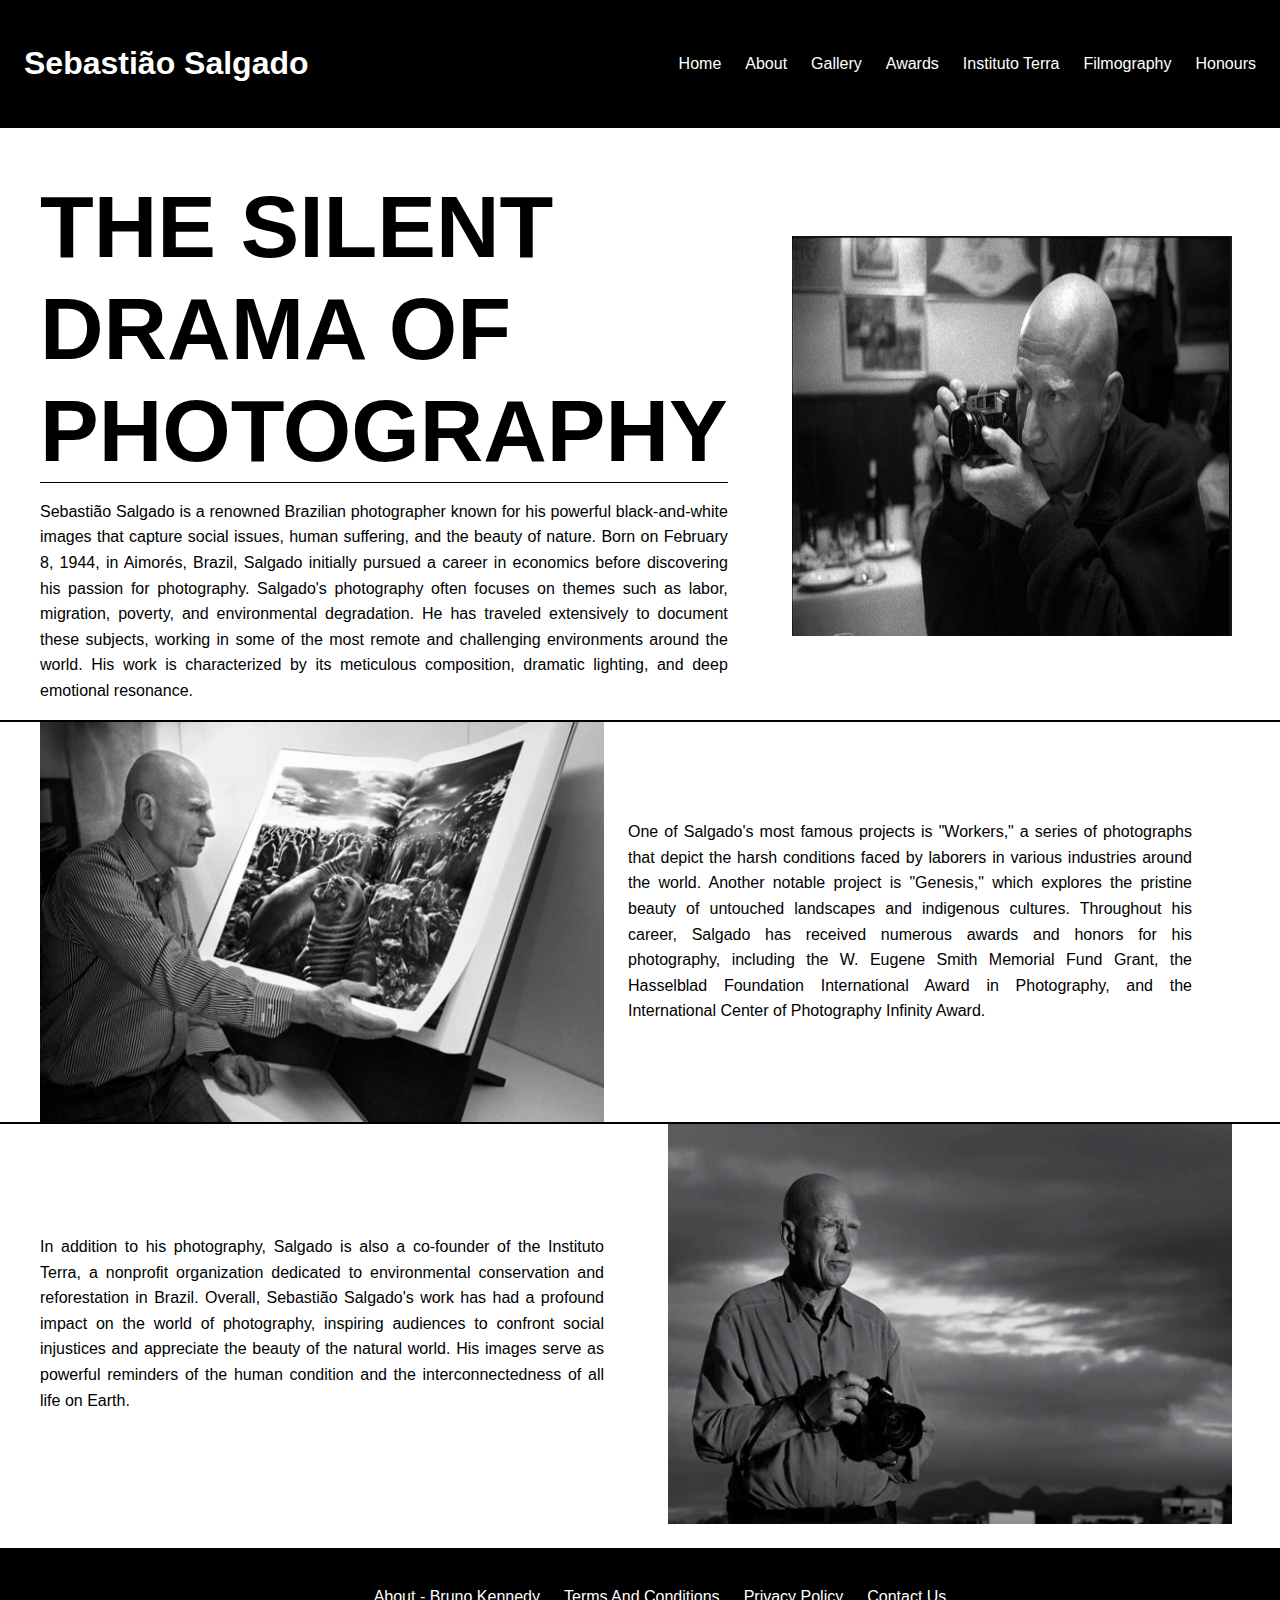
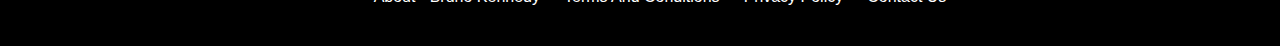
<file: about.html>
<!DOCTYPE html>
<html lang="en">
<head>
    <meta charset="UTF-8">
    <meta name="viewport" content="width=device-width, initial-scale=1.0">
    <link rel="stylesheet" href="style.css">
    <title>Bruno Kennedy Lisboa de Queiroz</title>
</head>
<body>
    <header class="main-header">
        <h1>Sebastião Salgado</h1>
        <nav>
            <ul>
                <li><a href="index.html">Home</a></li>
                <li><a href="about.html">About</a></li>
                <li><a href="photography_gallery.html">Gallery</a></li>
                <li><a href="exhibitions.html">Awards</a></li>
                <li><a href="environment.html">Instituto Terra</a></li>
                <li><a href="filmography.html">Filmography</a></li>
                <li><a href="publications.html">Honours</a></li>

            </ul>
        </nav>

    </header>
<main id="main-about">

<div class="content-main-1">  
<article>
    <h1 id="general-title-terra">THE SILENT DRAMA OF PHOTOGRAPHY</h1>
    <p>Sebastião Salgado is a renowned Brazilian photographer known for his powerful black-and-white images
         that capture social issues, human suffering, and the beauty of nature. Born on February 8, 1944, in Aimorés,
          Brazil, Salgado initially pursued a career in economics before discovering his passion for photography.

        Salgado's photography often focuses on themes such as labor, migration, poverty, and environmental
         degradation. He has traveled extensively to document these subjects, working in some of the most remote and 
         challenging environments around the world. His work is characterized by its meticulous composition, dramatic lighting,
          and deep emotional resonance.</p>
   </article>
    <img id="image-about-1" src="images/sebastiao-1.jpg" alt="sebastiao-1">
 </div>  

 <div id="border"></div>


<div class="content-main-1">  

    <img id="image-about-2" src="images/sebastiao-2.webp" alt="sebastiao-1">
    <article>
   
        <p>
    
            One of Salgado's most famous projects is "Workers," a series of photographs that depict the
             harsh conditions faced by laborers in various industries around the world. Another notable project
              is "Genesis," which explores the pristine beauty of untouched landscapes and indigenous cultures.
            
            Throughout his career, Salgado has received numerous awards and honors for his photography, including
             the W. Eugene Smith Memorial Fund Grant, the Hasselblad Foundation International Award in Photography, and the
              International Center of Photography Infinity Award.</p>
            </article>
        
     </div> 
     <div id="border"></div>
     <div class="content-main-1">  
        <article>
            
            <p> 
                In addition to his photography, Salgado is also a co-founder of the Instituto Terra, a nonprofit
                 organization dedicated to environmental conservation and reforestation in Brazil.
                
                Overall, Sebastião Salgado's work has had a profound impact on the world of photography, inspiring
                 audiences to confront social injustices and appreciate the beauty of the natural world. His images serve
                  as powerful reminders of the human condition and the interconnectedness of all life on Earth.</p>
            </article>
            <img id="image-about-1" src="images/sebastiao-3.jpg" alt="sebastiao-1">
         </div>  

     
</main>


<footer class="main-footer">
    <ul class="ul-footer">
        <li><a href="about-bruno.html">About - Bruno Kennedy</a></li>
        <li><a href="#">Terms And Conditions</a></li>
        <li><a href="#">Privacy Policy</a></li>
        <li><a href="#">Contact Us</a></li>
    </ul>
</footer>
</body>
</html>
</file>
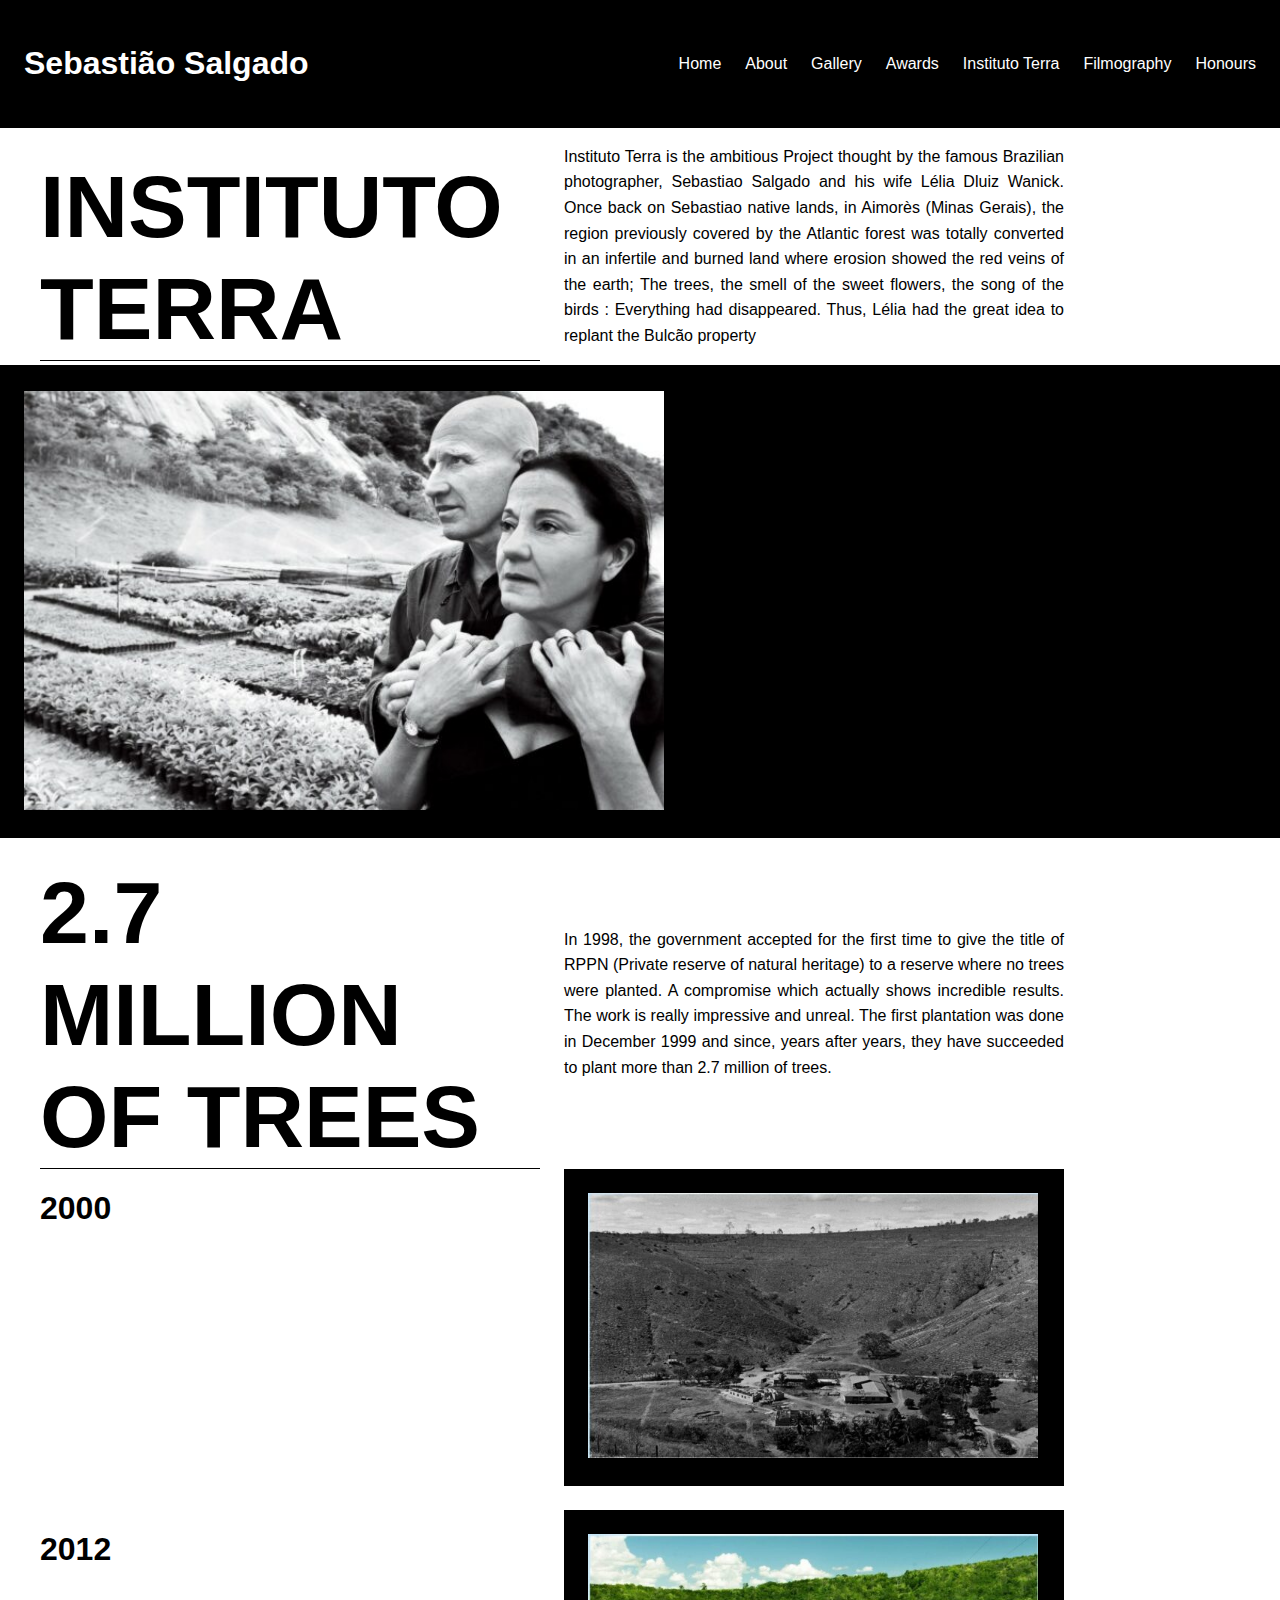
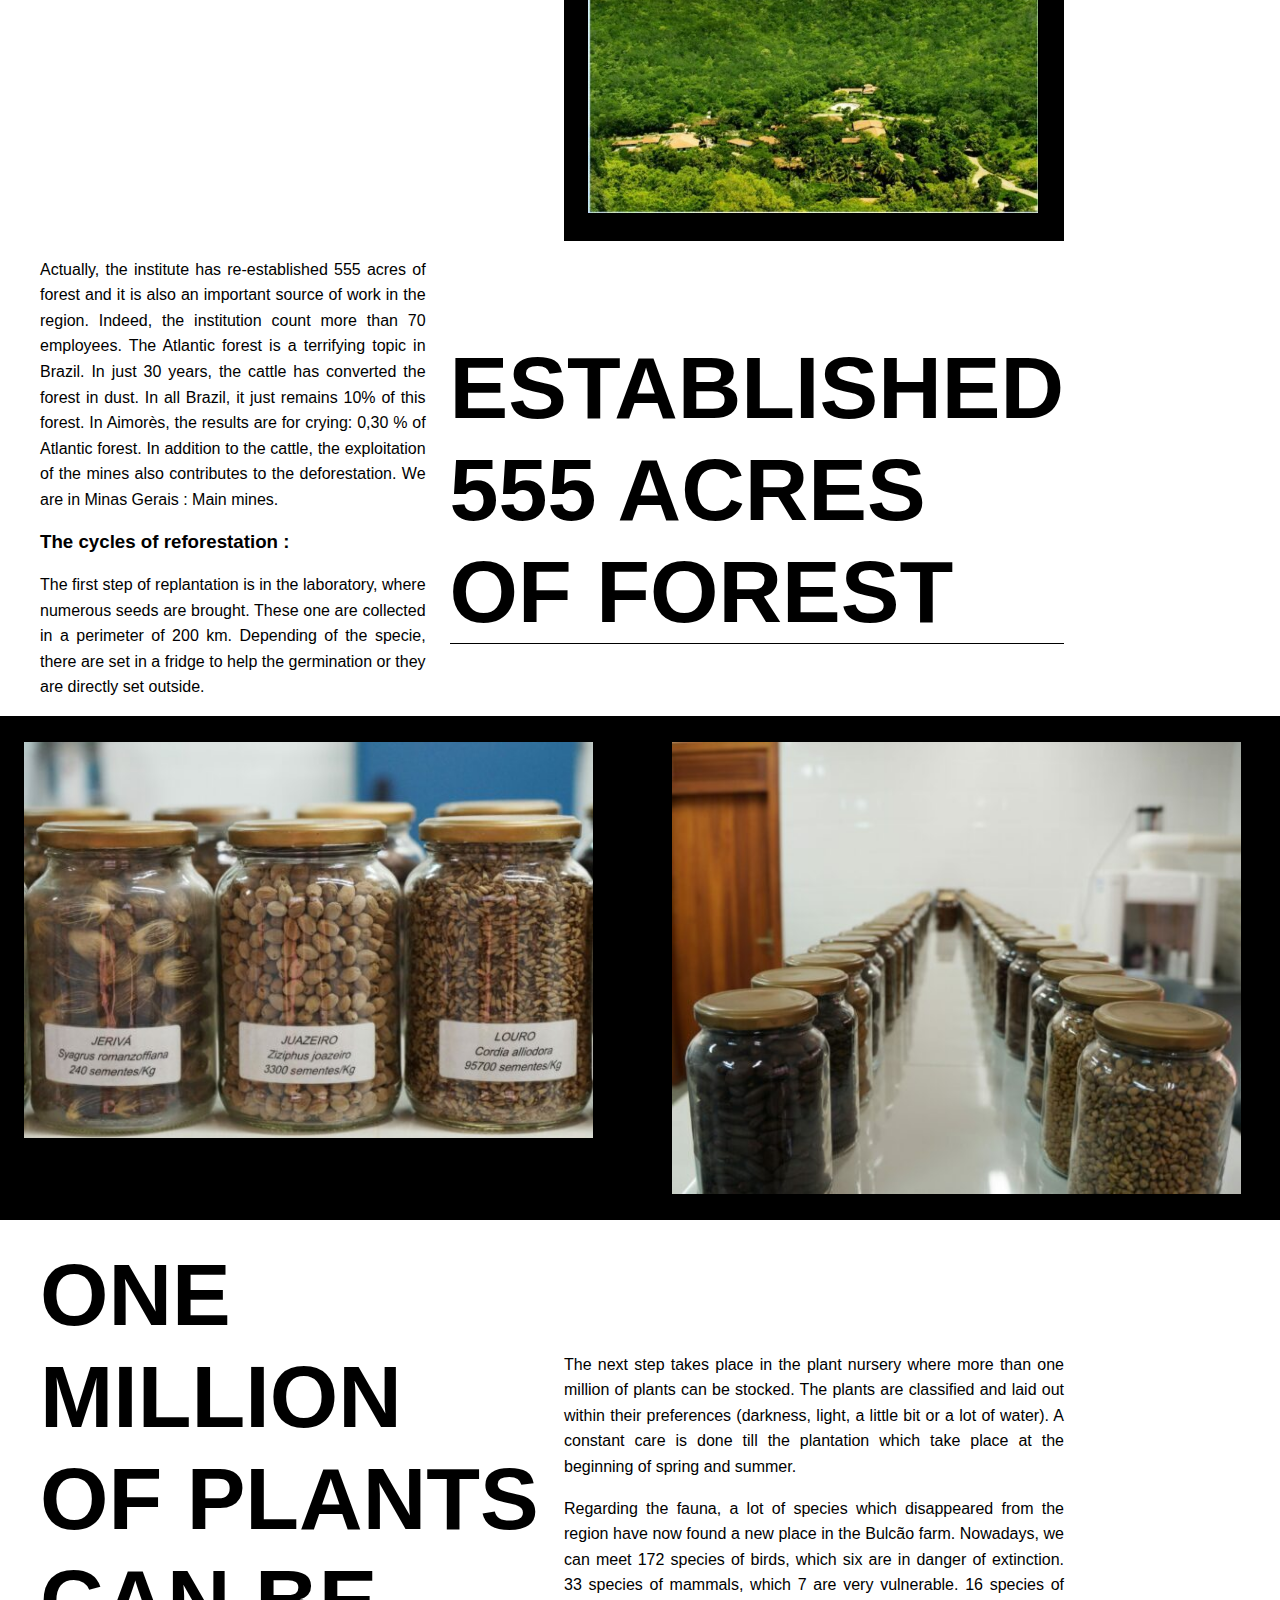
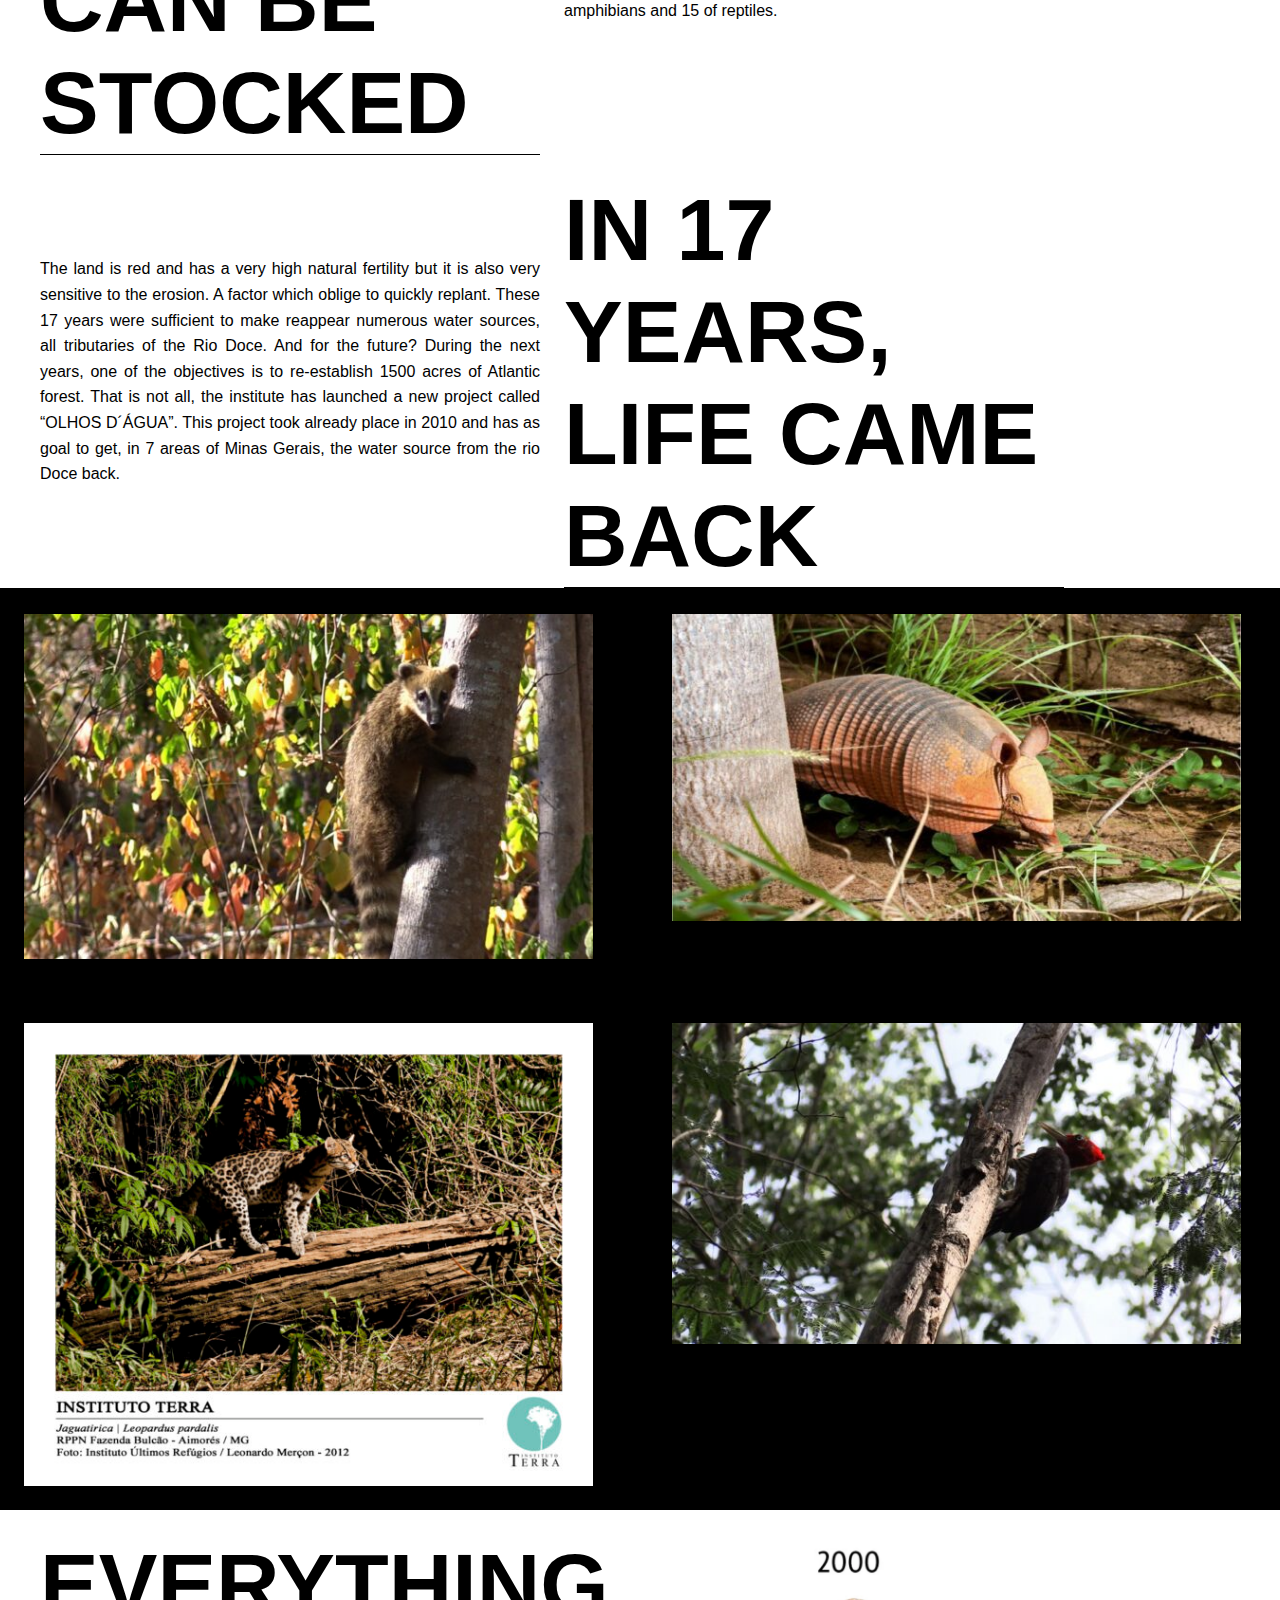
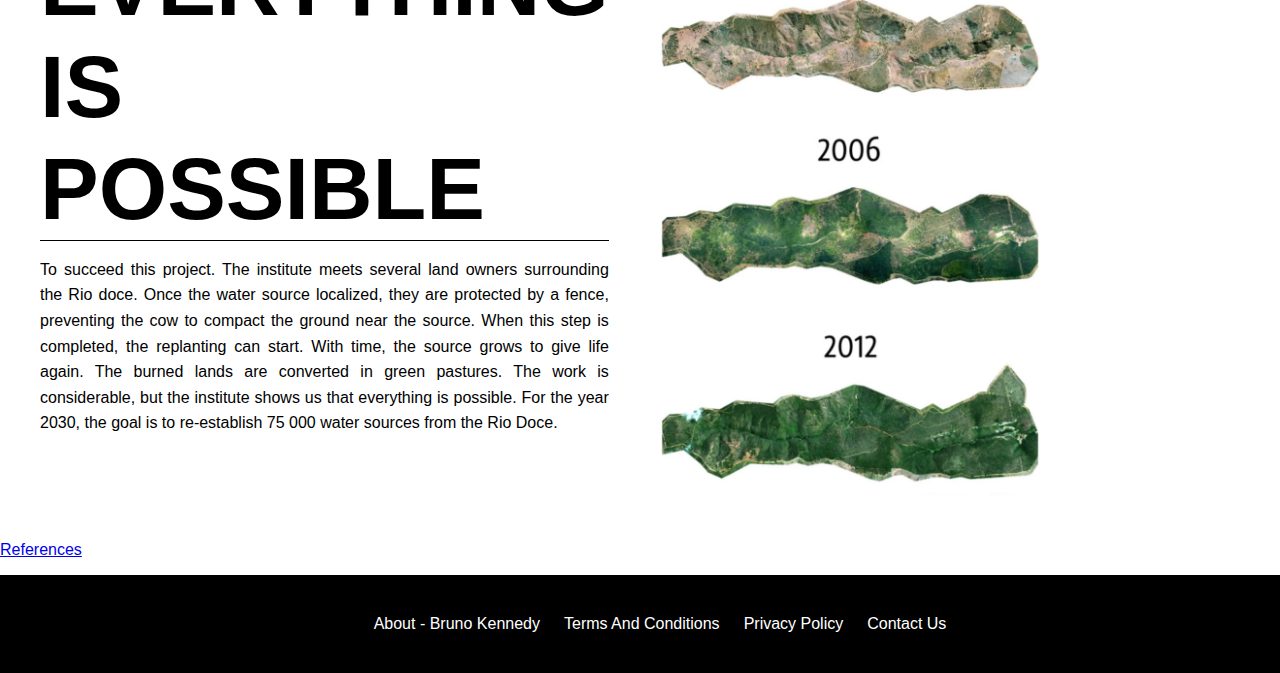
<file: environment.html>
<!DOCTYPE html>
<html lang="en">
<head>
    <meta charset="UTF-8">
    <meta name="viewport" content="width=device-width, initial-scale=1.0">
    <link rel="stylesheet" href="style.css">
    <title>Bruno Kennedy Lisboa de Queiroz</title>
</head>
<body id="body-terra">
    <header class="main-header">
        <h1>Sebastião Salgado</h1>
        <nav>
            <ul>
                <li><a href="index.html">Home</a></li>
                <li><a href="about.html">About</a></li>
                <li><a href="photography_gallery.html">Gallery</a></li>
                <li><a href="exhibitions.html">Awards</a></li>
                <li><a href="environment.html">Instituto Terra</a></li>
                <li><a href="filmography.html">Filmography</a></li>
                <li><a href="publications.html">Honours</a></li>

            </ul>
        </nav>

    </header>
<main id="main-terra">

<div class="content-terra">  

   
    <h1 id="general-title-terra">INSTITUTO TERRA</h1>
   
    <article><p>Instituto Terra is the ambitious Project thought by the famous Brazilian photographer, 
        Sebastiao Salgado and his wife Lélia Dluiz Wanick. Once back on Sebastiao native lands,
         in Aimorès (Minas Gerais), the region previously covered by the Atlantic forest was totally
          converted in an infertile and burned land where erosion showed the red veins of the earth; The trees,
           the smell of the sweet flowers, the song of the birds : Everything had disappeared. Thus, Lélia had the
            great idea to replant the Bulcão property</p>
        </article>

</div>
    <div id="border"></div>

    <div class="image-background"><img class="image-terra" src="images/terra-1.jpg" alt="leila-sebastiao"> </div>
    
    <div class="content-terra">


    <h1 id="general-title-terra">2.7 MILLION OF TREES</h1>
      <article><p> 
        In 1998, the government accepted for the first time to give the title of RPPN (Private reserve of natural heritage)
         to a reserve where no trees were planted. A compromise which actually shows incredible results. The work is really
          impressive and unreal. The first plantation was done in December 1999 and since, years after years, they have succeeded
           to plant more than 2.7 million of trees.</p>
        </article>
    </div>

    <div class="content-terra-2">
        <h1>2000</h1>
    <div class="image-background"> <img class="image-terra-2" src="images/terra-2.jpg" alt="terra02"></div>

        <h1>2012</h1>
    <div class="image-background"> <img class="image-terra-2" src="images/terra-3.jpg" alt="terra03"></div>

</div>
  <div class="content-terra">  
    
    <article>
     <p> 
        Actually, the institute has re-established 555 acres of forest and it is also an important source of work in the region. Indeed, the institution count more than 70 employees.
        
        The Atlantic forest is a terrifying topic in Brazil. In just 30 years, the cattle has converted the forest in dust. In all Brazil, it just remains 10% of this forest. In Aimorès, the results
          are for crying: 0,30 % of Atlantic forest. In addition to the cattle, the exploitation of the mines also contributes
         to the deforestation. We are in Minas Gerais : Main mines.


        <br>
        <h3>The cycles of reforestation : </h3> 
        </p>
        <p>
        The first step of replantation is in the laboratory, where numerous seeds are brought.
         These one are collected in a perimeter of 200 km. Depending of the specie, there are set in a fridge to
          help the germination or they are directly set outside.
        </p>

    </article>
    <h1 id="general-title-terra">ESTABLISHED 555 ACRES OF FOREST</h1>
  
</div> 
<div id="border"></div>
    <div class="image-background">
    <div id="box-images-terra">
        
        <img class="image-terra-2" src="images/terra-5.jpg" alt="seeds">
        <img class="image-terra-2" src="images/terra-6.jpg" alt="seeds">
    </div>
    </div> 
    <div id="border"></div>

    <div class="content-terra">
        <h1 id="general-title-terra">ONE MILLION OF PLANTS CAN BE STOCKED</h1>
        <article>
            <p>
        
        The next step takes place in the plant nursery where more than one million of plants can be
         stocked. The plants are classified and laid out within their preferences (darkness, light, a little bit
          or a lot of water). A constant care is done till the plantation which take place at the beginning of spring and summer.

        </p>

        <p>
            Regarding the fauna, a lot of species which disappeared from the region have now found a new place in the Bulcão farm.
            Nowadays, we can meet 172 species of birds, which six are in danger of extinction.
            33 species of mammals, which 7 are very vulnerable.   
            16 species of amphibians and 15 of reptiles.</p>
    </article>
    
    </div>
  


    <div class="content-terra">
    
    <article>
        <p>
        
        The land is red and has a very high natural fertility but it is also very sensitive to the erosion. A factor which oblige to quickly replant. These 17 years were sufficient to make reappear numerous water sources, all tributaries of the Rio Doce.
        
        And for the future?
        
        During the next years, one of the objectives is to re-establish 1500 acres of Atlantic forest.
        
        That is not all, the institute has launched a new project called “OLHOS D´ÁGUA”. 
        This project took already place in 2010 and has as goal to get, in 7 areas of Minas Gerais, the water source from the rio Doce back.
        

        </p>
    </article>
    <h1 id="general-title-terra">IN 17 YEARS, LIFE CAME BACK</h1>
</div>
  
<div id="border"></div>
    <div class="image-background">
        <div id="box-images-terra-2">
    <img class="image-terra-2" src="images/terra-11.jpg" alt="animal2">
    <img class="image-terra-2" src="images/terra-12.jpg" alt="animal3">
    <img class="image-terra-2" src="images/terra-9.jpg" alt="jaguar">
    <img class="image-terra-2" src="images/terra-10.jpg" alt="animal2">
</div>
</div>

<div class="content-terra-2">
<article>
    <h1 id="general-title-terra">EVERYTHING <br> IS <br> POSSIBLE</h1>
    <p>
        
        To succeed this project. The institute meets several land owners surrounding the
         Rio doce. Once the water source localized, they are protected by a fence, preventing the cow to compact 
         the ground near the source. When this step is completed, the replanting can start. With time, the source grows to give
         life again. The burned lands are converted in green pastures.
        
        The work is considerable, but the institute shows us that everything is possible. For the year 2030,
         the goal is to re-establish 75 000 water sources from the Rio Doce.</p>

        </article>
        <img class="image-terra-2" src="images/terra-15.png" alt="terra-7">
    </div>

    <p class="link-comment" ><a href="https://www.explore-togethearth.com/en/instituto-terra/">References</a></p>
</main>


<footer class="main-footer">
    <ul class="ul-footer">
        <li><a href="about-bruno.html">About - Bruno Kennedy</a></li>
        <li><a href="#">Terms And Conditions</a></li>
        <li><a href="#">Privacy Policy</a></li>
        <li><a href="#">Contact Us</a></li>
    </ul>
</footer>
</body>
</html>
</file>
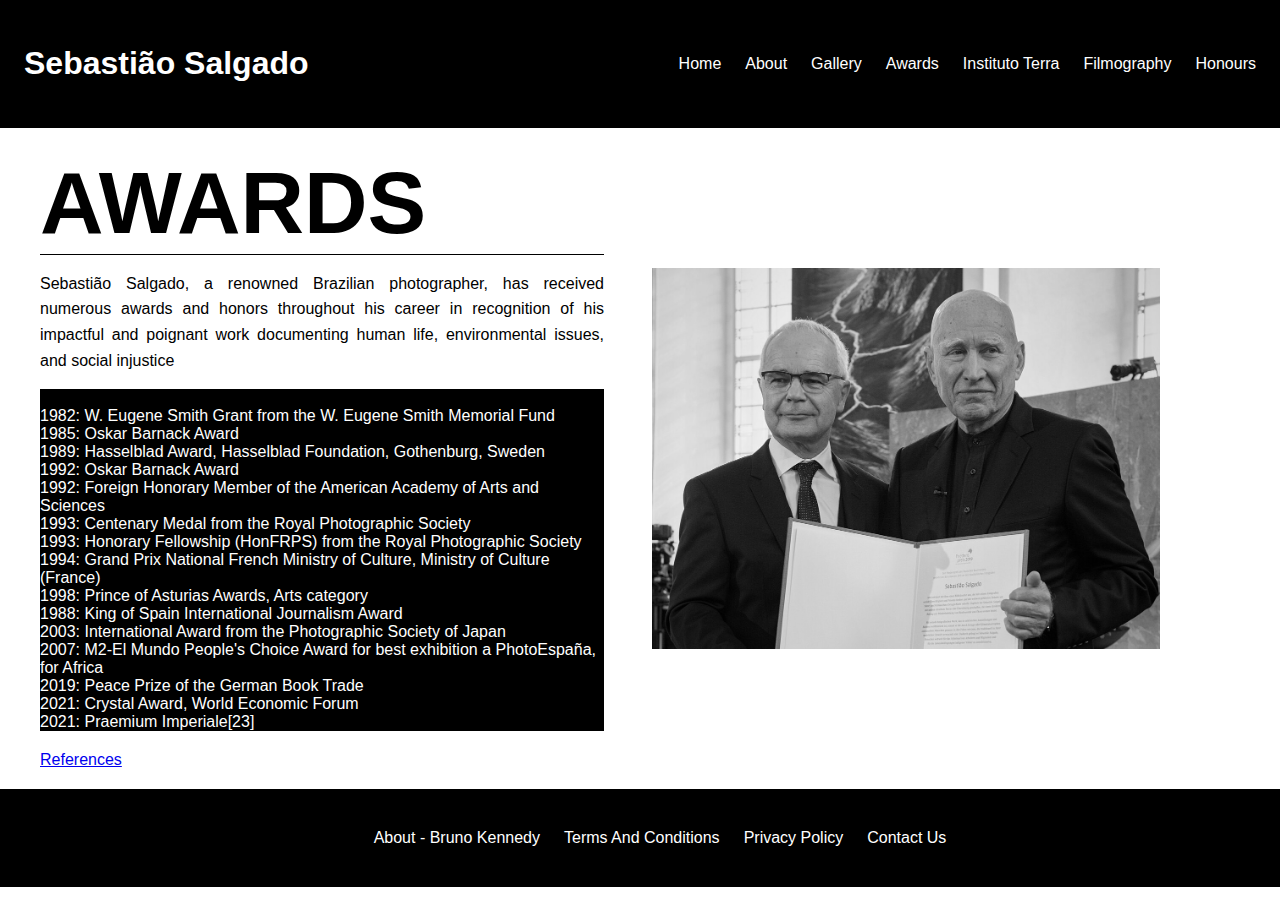
<file: exhibitions.html>
<!DOCTYPE html>
<html lang="en">
<head>
    <meta charset="UTF-8">
    <meta name="viewport" content="width=device-width, initial-scale=1.0">
    <link rel="stylesheet" href="style.css">
    <title>Bruno Kennedy Lisboa de Queiroz</title>
</head>
<body>
    <header class="main-header">
        <h1>Sebastião Salgado</h1>
        <nav>
            <ul>
                <li><a href="index.html">Home</a></li>
                <li><a href="about.html">About</a></li>
                <li><a href="photography_gallery.html">Gallery</a></li>
                <li><a href="exhibitions.html">Awards</a></li>
                <li><a href="environment.html">Instituto Terra</a></li>
                <li><a href="filmography.html">Filmography</a></li>
                <li><a href="publications.html">Honours</a></li>

            </ul>
        </nav>

    </header>
<main>

<div class="content-main-1">  
<article>
    <header>
        <h1 id="general-title-terra">AWARDS</h1>
    </header>
    <article>
    <p>Sebastião Salgado, a renowned Brazilian photographer, has received numerous awards and honors throughout his career
         in recognition of his impactful and poignant work documenting human life, environmental issues, and social injustice</p>
        </article>
    <div class="image-background">
    <div id="paragraph-color">
        <div id="border"></div>
    <p> 
        <li>1982: W. Eugene Smith Grant from the W. Eugene Smith Memorial Fund</li>
        <li>1985: Oskar Barnack Award</li>
        <li>1989: Hasselblad Award, Hasselblad Foundation, Gothenburg, Sweden</li>
        <li>1992: Oskar Barnack Award</li>
        <li>1992: Foreign Honorary Member of the American Academy of Arts and Sciences</li>
        <li>1993: Centenary Medal from the Royal Photographic Society</li>
        <li>1993: Honorary Fellowship (HonFRPS) from the Royal Photographic Society</li>
        <li>1994: Grand Prix National French Ministry of Culture, Ministry of Culture (France)</li>
        <li>1998: Prince of Asturias Awards, Arts category</li>
        <li>1988: King of Spain International Journalism Award</li>
        <li>2003: International Award from the Photographic Society of Japan</li>
        <li>2007: M2-El Mundo People's Choice Award for best exhibition a PhotoEspaña, for Africa</li>
        <li>2019: Peace Prize of the German Book Trade</li>
        <li>2021: Crystal Award, World Economic Forum</li>
        <li>2021: Praemium Imperiale[23]</li></p>
    </div>
</div>
<p class="link-comment" ><a href="https://en.wikipedia.org/wiki/Sebasti%C3%A3o_Salgado">References</a></p>
    </article>
    
    <img class="image-terra-2" src="images/AWARDS.jpg" alt="Prize">

     </div>


     
</main>


<footer class="main-footer">
    <ul class="ul-footer">
        <li><a href="about-bruno.html">About - Bruno Kennedy</a></li>
        <li><a href="#">Terms And Conditions</a></li>
        <li><a href="#">Privacy Policy</a></li>
        <li><a href="#">Contact Us</a></li>
    </ul>
</footer>
</body>
</html>
</file>
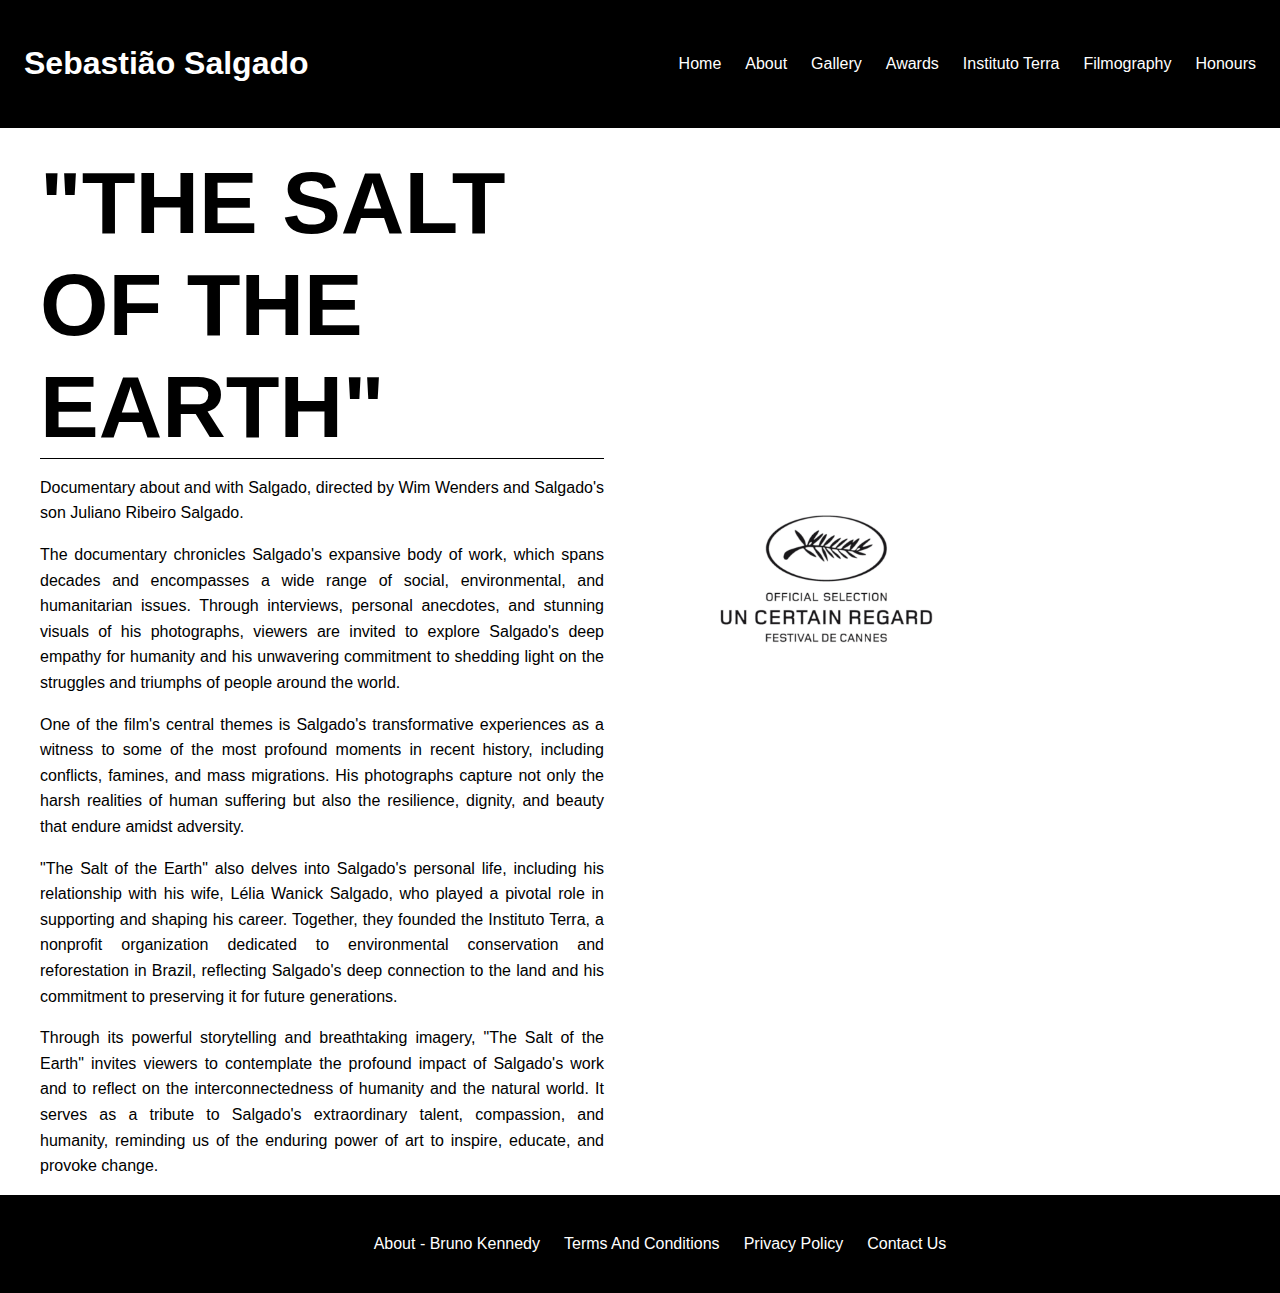
<file: filmography.html>
<!DOCTYPE html>
<html lang="en">
<head>
    <meta charset="UTF-8">
    <meta name="viewport" content="width=device-width, initial-scale=1.0">
    <link rel="stylesheet" href="style.css">
    <title>Bruno Kennedy Lisboa de Queiroz</title>
</head>
<body>
    <header class="main-header">
        <h1>Sebastião Salgado</h1>
        <nav>
            <ul>
                <li><a href="index.html">Home</a></li>
                <li><a href="about.html">About</a></li>
                <li><a href="photography_gallery.html">Gallery</a></li>
                <li><a href="exhibitions.html">Awards</a></li>
                <li><a href="environment.html">Instituto Terra</a></li>
                <li><a href="filmography.html">Filmography</a></li>
                <li><a href="publications.html">Honours</a></li>

            </ul>
        </nav>

    </header>
<main>

<div class="content-main-1">  
<article>
    <header>
    <h1 id="general-title-terra">"THE SALT <br> OF THE EARTH"</h1>
    </header>
    <p>Documentary about and with Salgado, directed by Wim Wenders and Salgado's son Juliano Ribeiro Salgado.</p>
    <P>The documentary chronicles Salgado's expansive body of work, which spans decades and encompasses a wide range of social, environmental, and humanitarian issues. Through interviews, personal anecdotes, and stunning visuals of his photographs, viewers are invited to explore Salgado's deep empathy for humanity and his unwavering commitment to shedding light on the struggles and triumphs of people around the world.</P>

<p>
        One of the film's central themes is Salgado's transformative experiences as a witness to some of the most profound moments in recent history, including conflicts, famines, and mass migrations. His photographs capture not only the harsh realities of human suffering but also the resilience, dignity, and beauty that endure amidst adversity.</p>
        
        <p>"The Salt of the Earth" also delves into Salgado's personal life, including his relationship with his wife, Lélia Wanick Salgado, who played a pivotal role in supporting and shaping his career. Together, they founded the Instituto Terra, a nonprofit organization dedicated to environmental conservation and reforestation in Brazil, reflecting Salgado's deep connection to the land and his commitment to preserving it for future generations.</p>

        <p>
        Through its powerful storytelling and breathtaking imagery, "The Salt of the Earth" invites viewers to contemplate the profound impact of Salgado's work and to reflect on the interconnectedness of humanity and the natural world. It serves as a tribute to Salgado's extraordinary talent, compassion, and humanity, reminding us of the enduring power of art to inspire, educate, and provoke change.</P>

    </article>

    <div class="content-main-1">
        <article>
        <header>
           <img class="image-terra-2" src="images/Un_certain_regard_logo.png" alt="cannes">
            </header>
        
        <iframe src="https://www.youtube.com/embed/jgd3ZDtx8lg?si=MWNks22DPupsOHSD" title="YouTube video player" frameborder="0" allow="accelerometer; autoplay; clipboard-write; encrypted-media; gyroscope; picture-in-picture; web-share" allowfullscreen></iframe></div>
    </article>
 </div>  
     
</main>


<footer class="main-footer">
    <ul class="ul-footer">
        <li><a href="about-bruno.html">About - Bruno Kennedy</a></li>
        <li><a href="#">Terms And Conditions</a></li>
        <li><a href="#">Privacy Policy</a></li>
        <li><a href="#">Contact Us</a></li>
    </ul>
</footer>
</body>
</html>
</file>
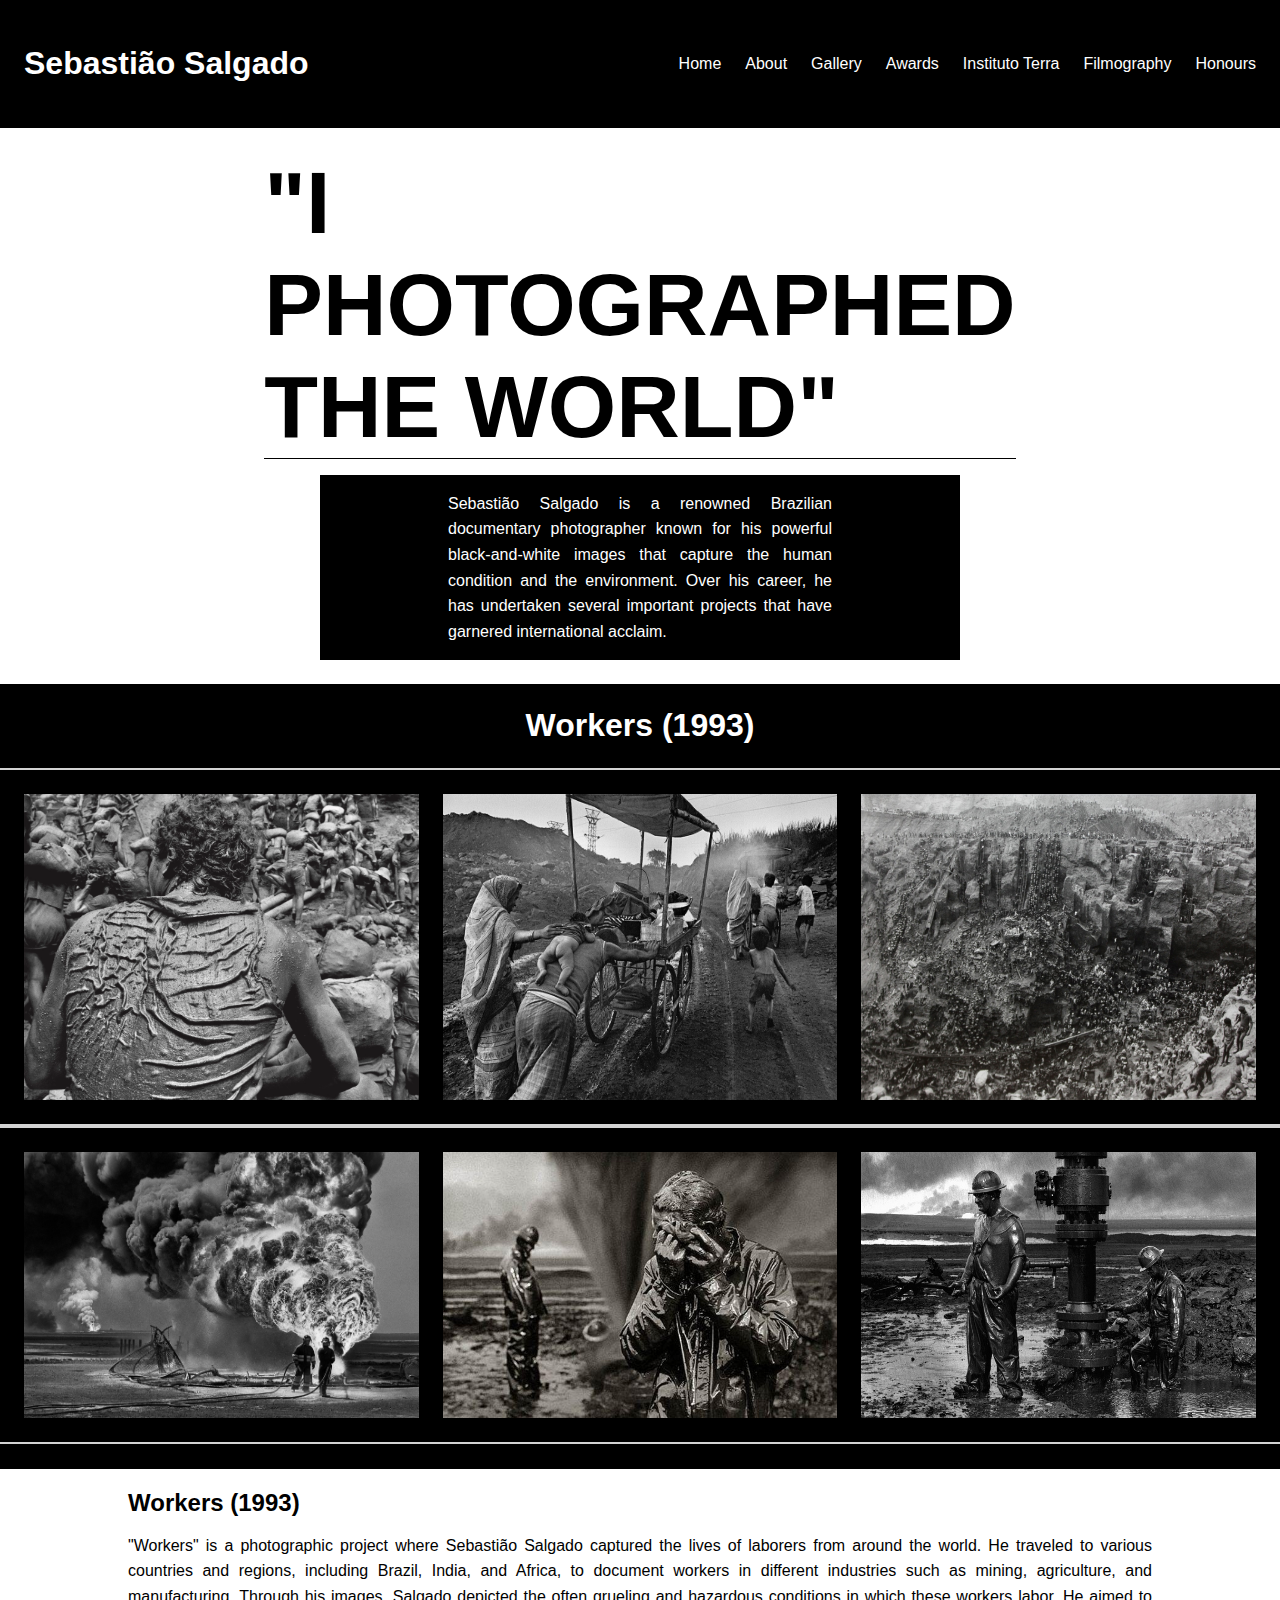
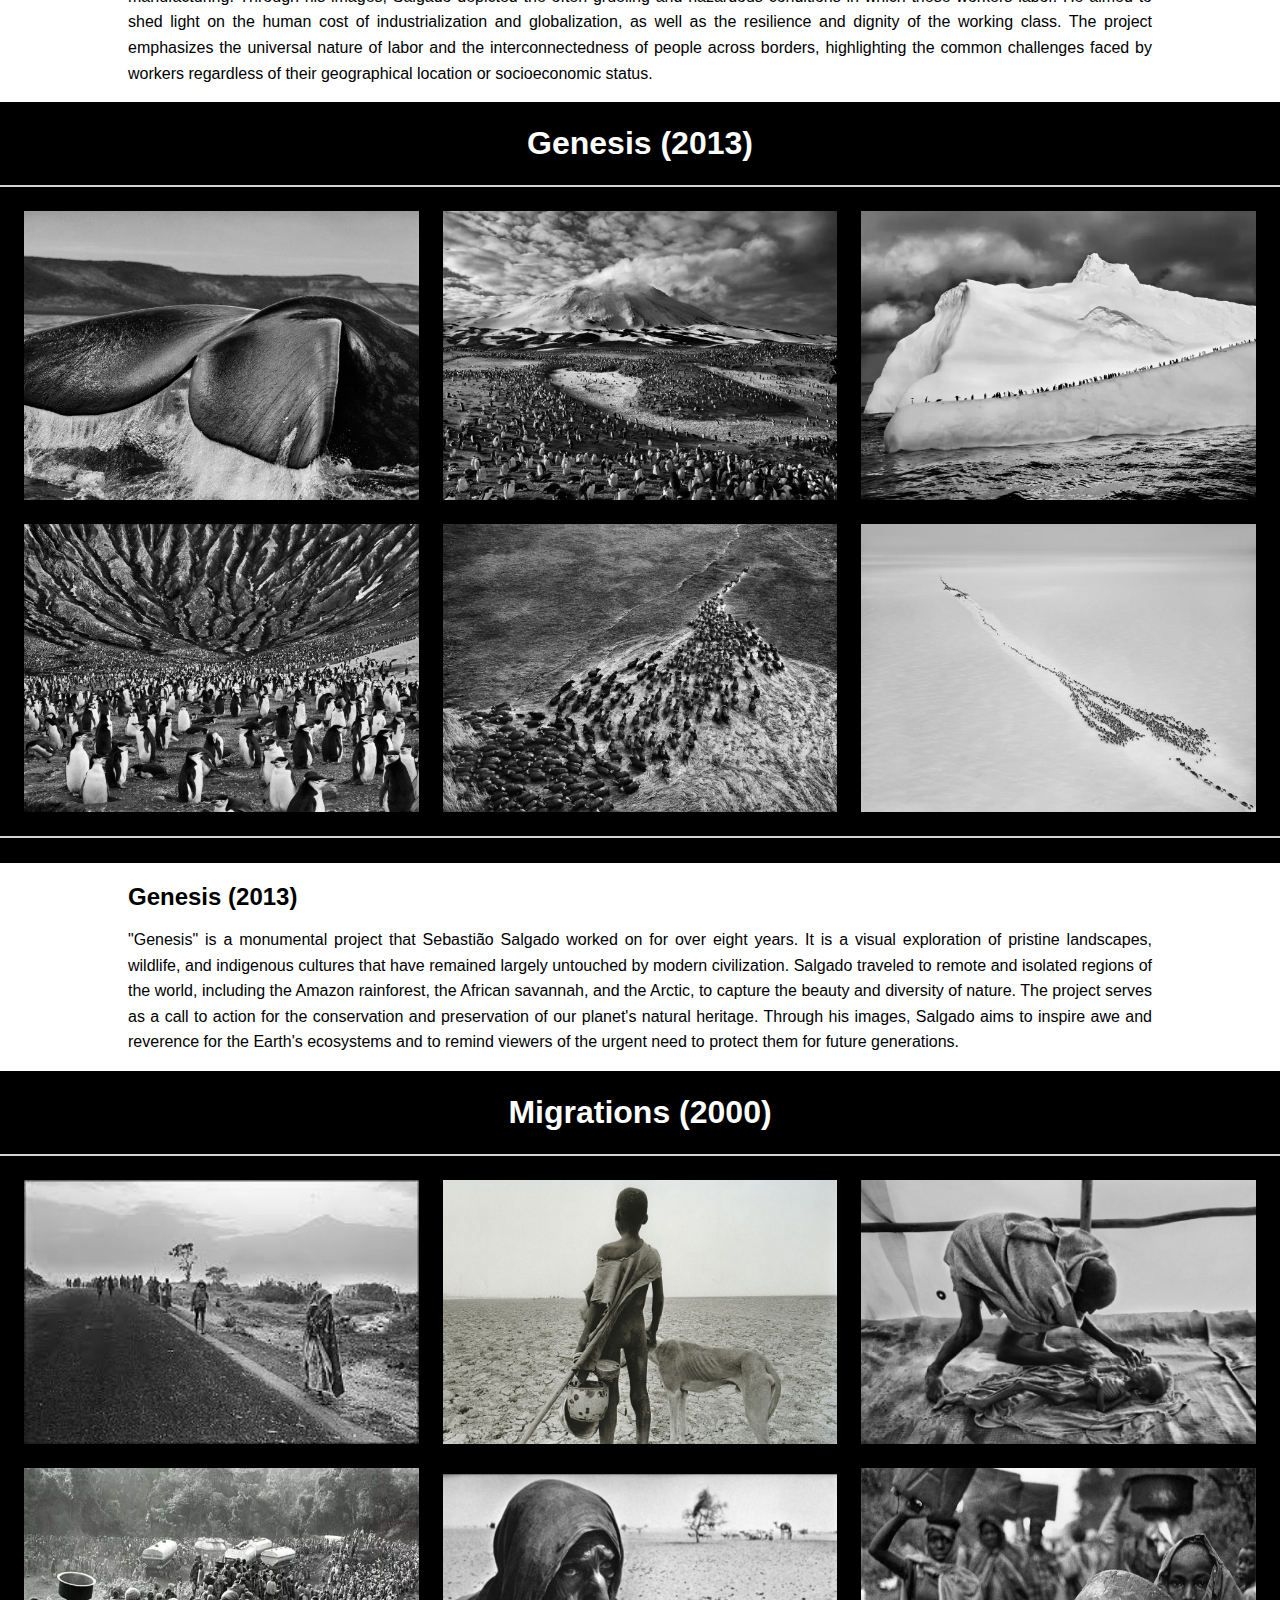
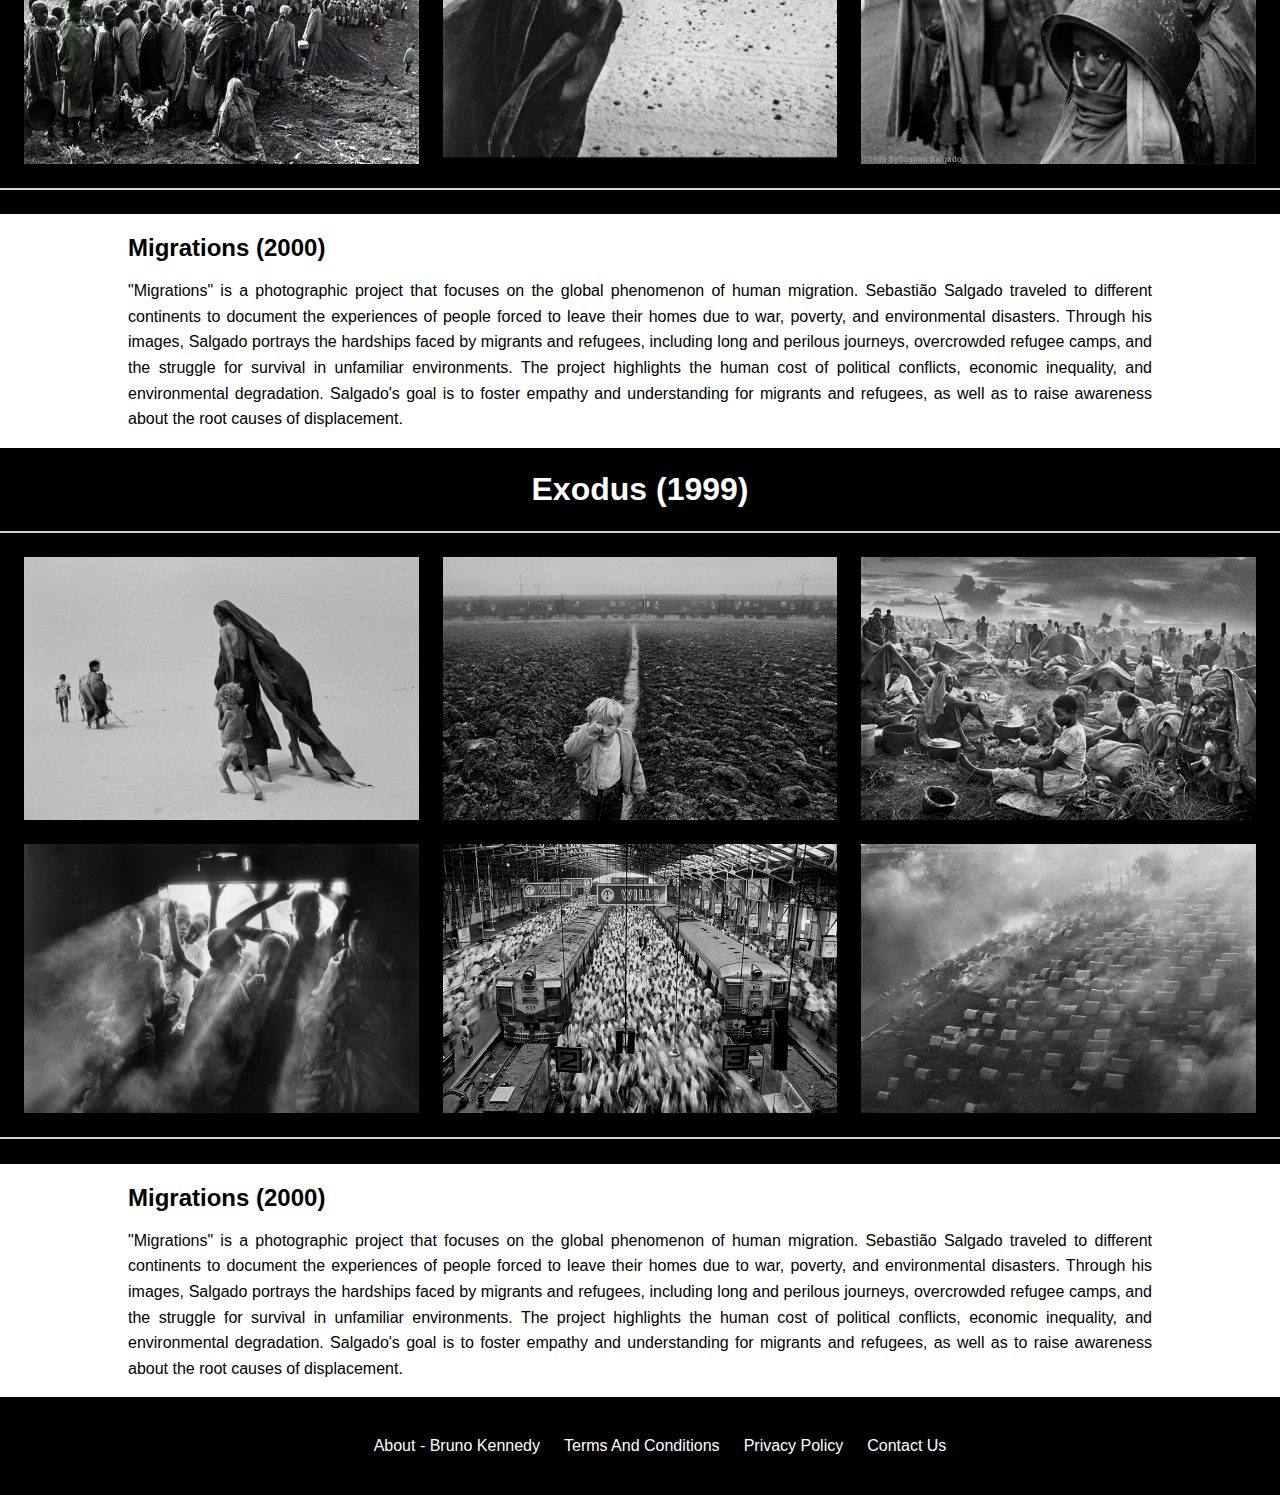
<file: photography_gallery.html>
<!DOCTYPE html>
<html lang="en">
<head>
    <meta charset="UTF-8">
    <meta name="viewport" content="width=device-width, initial-scale=1.0">
    <link rel="stylesheet" href="style.css">
    <title>Bruno Kennedy Lisboa de Queiroz</title>
</head>
<body>
    <header class="main-header">
        <h1>Sebastião Salgado</h1>
        <nav>
            <ul>
                <li><a href="index.html">Home</a></li>
                <li><a href="about.html">About</a></li>
                <li><a href="photography_gallery.html">Gallery</a></li>
                <li><a href="exhibitions.html">Awards</a></li>
                <li><a href="environment.html">Instituto Terra</a></li>
                <li><a href="filmography.html">Filmography</a></li>
                <li><a href="publications.html">Honours</a></li>

            </ul>
        </nav>

    </header>
<main>
    <h1 id="general-title-2">"I <br>PHOTOGRAPHED <br> THE WORLD"</h1>
    
   <div id="background-title-color"><div id="cointainer-gallery-1"> <article><p>Sebastião Salgado is a renowned Brazilian documentary photographer known for his
         powerful black-and-white images that capture the human condition and the environment. Over his career,
          he has undertaken several important projects that have garnered international acclaim.</p></article>
   </div>
</div>

 <div id="tittle-gallery"><a id="link-gallery" href="photography_gallery.html"><h1>Workers (1993)</h1></a></div>

<div id="box-images">
    <img src="images/sebastiao-salgado-goldmine-2.jpg" alt="fire-on-oil">
    <img src="images/Sebastiao-Salgado-Coal-industry-workers-India-1994.jpg" alt="fire-on-oil">
    <img src="images/photo1-copy.jpg" alt="fire-on-oil">
</div>

<div id="box-images">
    <img src="images/fire-on-oil.jpg" alt="fire-on-oil">
    <img src="images/workers-dirty-of-oil.jpg" alt="fire-on-oil">
    <img src="images/workers-and-oil.jpg" alt="fire-on-oil">
</div>

<div id="tittle-gallery"><a id="link-gallery" href="photography_gallery.html"><h1></h1></a></div>

<div class="content-main-gallery-2">  
    <article>
        <header>
        <h2>Workers (1993)</h2>
        </header>
        <p>"Workers" is a photographic project where Sebastião Salgado captured the lives of laborers from around the world. He traveled to various countries and regions, including Brazil, India, and Africa, to document workers in different industries such as mining, agriculture, and manufacturing.
            Through his images, Salgado depicted the often grueling and hazardous conditions in which these workers labor. He aimed to shed light on the human cost of industrialization and globalization, as well as the resilience and dignity of the working class.
            The project emphasizes the universal nature of labor and the interconnectedness of people across borders, highlighting the common challenges faced by workers regardless of their geographical location or socioeconomic status.</p>
        </article>
    
    
     </div>
     <div id="tittle-gallery"><a id="link-gallery" href="photography_gallery.html"><h1>Genesis (2013)</h1></a></div>

     <div id="box-images">
         <img src="images/genesis-1.jpg" alt="genesis-book">
         <img src="images/genesis-2.jpg" alt="genesis-book">
         <img src="images/genesis-3.webp" alt="genesis-book">
         <img src="images/genesis-4.jpg" alt="genesis-book">
         <img src="images/genesis-5.webp" alt="genesis-book">
         <img src="images/genesis-6.jpg" alt="genesis-book">
     </div>
     
     <div id="tittle-gallery"><a id="link-gallery" href="photography_gallery.html"><h1></h1></a></div>
     
     <div class="content-main-gallery-2">  
         <article>
             <header>
             <h2>Genesis (2013)</h2>
             </header>
             <p>"Genesis" is a monumental project that Sebastião Salgado worked on for over eight years. It is a visual exploration of pristine landscapes, wildlife, and indigenous cultures that have remained largely untouched by modern civilization.
                Salgado traveled to remote and isolated regions of the world, including the Amazon rainforest, the African savannah, and the Arctic, to capture the beauty and diversity of nature.
                The project serves as a call to action for the conservation and preservation of our planet's natural heritage. Through his images, Salgado aims to inspire awe and reverence for the Earth's ecosystems and to remind viewers of the urgent need to protect them for future generations.</p>
             </article>
         
         
          </div>

          <div id="tittle-gallery"><a id="link-gallery" href="photography_gallery.html"><h1>Migrations (2000)</h1></a></div>

          <div id="box-images">
              <img src="images/migration-1.jpg" alt="Migration2s">
              <img src="images/migration-2.jpg" alt="Migrati2ons">
              <img src="images/migration-3.png" alt="Migratio3ns">
              <img src="images/migration-4.jpg" alt="Migration3s">
              <img src="images/migration-5.jpg" alt="Migra3tions">
              <img src="images/migration-6.jpg" alt="Migrati4ons">
          </div>
          
          <div id="tittle-gallery"><a id="link-gallery" href="photography_gallery.html"><h1></h1></a></div>
          
          <div class="content-main-gallery-2">  
              <article>
                  <header>
                  <h2>Migrations (2000)</h2>

                  </header>
                  <p>"Migrations" is a photographic project that focuses on the global phenomenon of human migration. Sebastião Salgado traveled to different continents to document the experiences of people forced to leave their homes due to war, poverty, and environmental disasters.
                    Through his images, Salgado portrays the hardships faced by migrants and refugees, including long and perilous journeys, overcrowded refugee camps, and the struggle for survival in unfamiliar environments.
                    The project highlights the human cost of political conflicts, economic inequality, and environmental degradation. Salgado's goal is to foster empathy and understanding for migrants and refugees, as well as to raise awareness about the root causes of displacement.</p>
    
                  </article>
              
              
               </div>

               <div id="tittle-gallery"><a id="link-gallery" href="photography_gallery.html"><h1>Exodus (1999)</h1></a></div>

               <div id="box-images">
                   <img src="images/exodus-1.jpg" alt="exodus">
                   <img src="images/exodus-2.jpg" alt="exodus">
                   <img src="images/exodus-3.jpg" alt="exodus">
                   <img src="images/exodus-4.jpg" alt="exodus">
                   <img src="images/exodus-5.jpg" alt="exodus">
                   <img src="images/exodus-6.jpg" alt="exodus">
               </div>
               
               <div id="tittle-gallery"><a id="link-gallery" href="photography_gallery.html"><h1></h1></a></div>
               
               <div class="content-main-gallery-2">  
                   <article>
                       <header>
                       <h2>Migrations (2000)</h2>
                   
                       </header>
                       <p>"Migrations" is a photographic project that focuses on the global phenomenon of human migration. Sebastião Salgado traveled to different continents to document the experiences of people forced to leave their homes due to war, poverty, and environmental disasters.
                         Through his images, Salgado portrays the hardships faced by migrants and refugees, including long and perilous journeys, overcrowded refugee camps, and the struggle for survival in unfamiliar environments.
                         The project highlights the human cost of political conflicts, economic inequality, and environmental degradation. Salgado's goal is to foster empathy and understanding for migrants and refugees, as well as to raise awareness about the root causes of displacement.</p>
                    
                       </article>
                   
                   
                    </div>
</main>


<footer class="main-footer">
    <ul class="ul-footer">
        <li><a href="about-bruno.html">About - Bruno Kennedy</a></li>
        <li><a href="#">Terms And Conditions</a></li>
        <li><a href="#">Privacy Policy</a></li>
        <li><a href="#">Contact Us</a></li>
    </ul>
</footer>
</body>
</html>
</file>
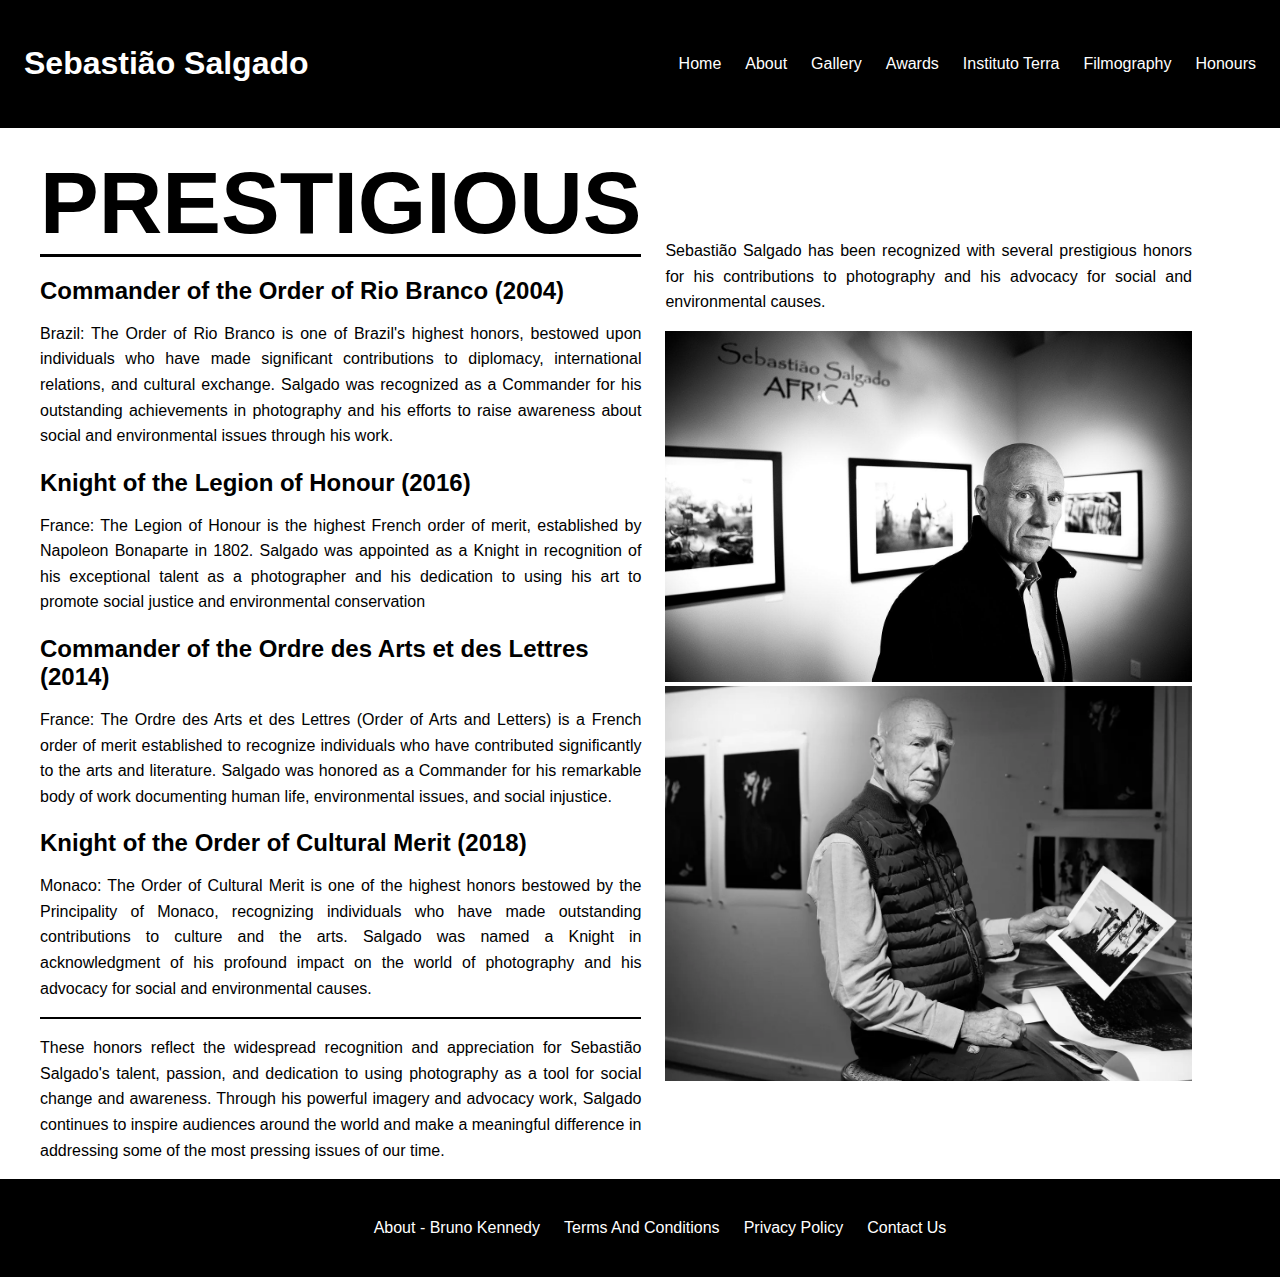
<file: publications.html>
<!DOCTYPE html>
<html lang="en">
<head>
    <meta charset="UTF-8">
    <meta name="viewport" content="width=device-width, initial-scale=1.0">
    <link rel="stylesheet" href="style.css">
    <title>Bruno Kennedy Lisboa de Queiroz</title>
</head>
<body>
    <header class="main-header">
        <h1>Sebastião Salgado</h1>
        <nav>
            <ul>
                <li><a href="index.html">Home</a></li>
                <li><a href="about.html">About</a></li>
                <li><a href="photography_gallery.html">Gallery</a></li>
                <li><a href="exhibitions.html">Awards</a></li>
                <li><a href="environment.html">Instituto Terra</a></li>
                <li><a href="filmography.html">Filmography</a></li>
                <li><a href="publications.html">Honours</a></li>

            </ul>
        </nav>

    </header>
<main>

<div class="content-main-1">  

    <article>
        <h1 id="general-title-terra">PRESTIGIOUS</h1>
              <div id="border"></div>
      
            <header>
            <h2>Commander of the Order of Rio Branco (2004) </h2>
            </header>
            <p>Brazil: The Order of Rio Branco is one of Brazil's highest honors, bestowed upon individuals who have made significant contributions to diplomacy, international relations, and cultural exchange. Salgado was recognized as a Commander
                 for his outstanding achievements in photography and his efforts to raise awareness about social
                  and environmental issues through his work.</p>
          
                <header>
                <h2>Knight of the Legion of Honour (2016) </h2>
                </header>
                <p> France: The Legion of Honour is the highest French order of merit, established by Napoleon
                     Bonaparte in 1802. Salgado was appointed as a Knight in recognition
                     of his exceptional talent as a photographer and his dedication to using his art to promote social
                      justice and environmental conservation</p>
                    <header>
                    <h2>Commander of the Ordre des Arts et des Lettres (2014) </h2>
                    </header>
                    <p> France: The Ordre des Arts et des Lettres (Order of Arts and Letters) is a
                         French order of merit established to recognize individuals who have contributed significantly to the arts and literature.
                         Salgado was honored as a Commander for his remarkable body of work documenting human
                          life, environmental issues, and social injustice.</p>
            
                        <header>
                        <h2>Knight of the Order of Cultural Merit (2018) </h2>
                        </header>
                        <p> Monaco: The Order of Cultural Merit is one of the highest honors bestowed by the
                             Principality of Monaco, recognizing individuals who have made outstanding contributions
                              to culture and the arts. Salgado was named a Knight in acknowledgment of his profound impact on 
                              the world of photography and his advocacy for social and environmental causes.</p>
                              <div id="border"></div>

                              <p>These honors reflect the widespread recognition and appreciation for
                                Sebastião Salgado's talent, passion, and dedication to using photography as a tool for
                                 social change and awareness. Through his powerful imagery and advocacy work, Salgado continues
                                  to inspire audiences around the world and make a meaningful difference in addressing some of the most
                                   pressing issues of our time.</p>
                        </article>


                        <article>
                            <p>Sebastião Salgado has been recognized with several prestigious honors for his contributions
                                to photography and his advocacy for social and environmental causes.</p>
                            <img src="images/honor.jpg" alt="honro1">
                        <img src="images/honor.webp" alt="honotr2">
                        </article>
                        
    
     </div>


     
</main>


<footer class="main-footer">
    <ul class="ul-footer">
        <li><a href="about-bruno.html">About - Bruno Kennedy</a></li>
        <li><a href="#">Terms And Conditions</a></li>
        <li><a href="#">Privacy Policy</a></li>
        <li><a href="#">Contact Us</a></li>
    </ul>
</footer>
</body>
</html>
</file>
<file: style.css>
body {

    background-color:white;
    color: black;
    margin: auto;
    font-family: Verdana, Geneva, Tahoma, sans-serif;
}

img{

    height: 100%;
    width: 100%;
}

header.main-header{
    color: white;
    background-color: black;
    align-items: center;
    display: flex;
    margin: 0;
    list-style-type: none;
    gap: 1.5rem;
    padding: 1.5rem;
    justify-content: space-between;

}
ul{
   
    display: inline-flex;
    gap: 1.5rem;
    text-decoration: none;
    list-style-type: none;
}

li a{
    text-decoration: none;
    color: white;
    align-items: center;
}
li a:hover{

    color: yellow;
}

li:hover{
    color: yellow;
}

footer.main-footer{

    background-color: rgb(0, 0, 0);
    text-align: center;
    padding: 1.5rem;
}


.content-main-1{

    display: grid;
    width: 90%;
    margin-bottom: 1.5rem;
    margin: auto;
    margin-left: 2.5rem;
    grid-template-columns: 1fr 1fr;
    gap: 1.5rem;
    align-items: center;
}



#image-about-1{

    height: 400px;
    margin: auto;
    margin-left: 2.5rem;
}
#image-about-2{

    height: 400px;
    margin: auto;
}
.content-main-2{


    width: 60%;
    text-align: center;
    margin: auto;
    padding: 0.5rem;
    color: white;
    text-align: justify;
    border: 0.5px solid #000000;
    margin-bottom: 1rem;
    margin-top: 1rem;
}

.content-main-2:hover{

    color: yellow;
}
#box-images{
    border-top:2px solid lightgray;
    border-bottom:2px solid lightgray;
    display: grid;
    grid-template-columns: 1fr 1fr 1fr;
    margin: auto;
    padding: 1.5rem;
    gap: 1.5rem;
    background-color: black;
}

#tittle-gallery{
    text-decoration: none;
    background-color: black;
    color: white;
    text-align:center;
    margin: auto;
    padding: 0.1rem;
    gap: 1.5rem;

}
#link-gallery{

    text-decoration: none;
    color: white;
}
#link-gallery:hover{
    color: yellow;
}


article p{

    line-height: 1.6rem;
    font-family: Verdana, Geneva, Tahoma, sans-serif;
    text-align: justify;
    
}

.author-text{

    font-size: 0.8rem;
    font-weight: bold;
    color: #000000;
    border-bottom: 0.5px solid #000000;
    width: fit-content;
}

.publish-feature{
    font-weight: lighter;
    font-style: italic;

}

#general-title{

    margin: auto;
    margin-bottom: 1.5rem;
    margin-top: 2.5rem;
    border-bottom: 0.5px solid #000000;
    width: fit-content;
    
}

#general-title-2{

        margin: auto;
        font-size: 5.5rem;
    
        margin-top: 1.5rem;
        border-bottom: 0.5px solid #000000;
        width: fit-content;
       
        
    
}
iframe{

    width:"560";
    height:"315";
}

#cointainer-gallery-1{

    display: grid;
    width: 60%;
    margin: auto;
}

#cointainer-gallery-1:hover{

    color: yellow;

}
#background-title-color{
    display: grid;
    background-color: black;
    width: 50%;
    margin: auto;
    color: white;
    margin-top: 1rem;
    margin-bottom: 1.5rem;

}
h2{

    margin-bottom: 0;
}

.content-main-gallery-2{

    display: grid;
    width: 80%;
    grid-template-columns: 1fr ;
    margin: auto;
    gap: 1.5rem;
    
}

#back-1{

    background-color: rgb(0, 0, 0);
    padding: 1rem;
    
}


.content-main-3{


    width: 40%;
    text-align: center;
    margin: auto;
    padding: 0.5rem;
    text-align: justify;
    margin-bottom: 1rem;
    margin-top: 1rem;
}


.image-terra{
    width: 50%;
    height: auto;
    padding: 1.5rem;
    
    
}

.image-background{

    background-color: black;
}

.content-terra{
    display: grid;
    grid-template-columns: 1fr 1fr;
    width: 80%;
    margin-bottom: 1.5rem;
    margin: auto;
    margin-left: 2.5rem;
    gap: 1.5rem;
    align-items: center;
}


#border{

    border: 0.5px solid #000000;
}
#box-images-terra{
    display: grid;
    grid-template-columns: 1fr 1fr;
    gap: 1rem;

}

.image-terra-2{
    padding: 1.5rem;
    width: 90%;
    height: auto;

    
    
}


#box-images-terra-2{
    display: grid;
    grid-template-columns: 1fr 1fr;
    gap: 1rem;

}

#general-title-terra{


    font-size: 5.5rem;
    margin: 0;
    margin-top: 1.5rem;
    border-bottom: 0.5px solid #000000;
    

}

.content-terra-2{
    display: grid;
    grid-template-columns: 1fr 1fr;
    width: 80%;
    margin-bottom: 1.5rem;
    margin: auto;
    margin-left: 2.5rem;
    gap: 1.5rem;
}


#main-about{
    margin-top: 1.5rem;
    margin-bottom: 1.5rem;
}

#paragraph-color{
    color: white;
}



@media screen and (max-width: 600px) {

    .content-main-1{
        grid-template-columns: 1fr;

       
    }

    header.main-header{
        color: white;
        background-color: black;
        margin: 0;
        list-style-type: none;
        grid-template-columns: 1fr 1fr 1fr;
        gap: 1.5rem;
        padding: 1rem;
        display: grid;
        justify-content: center;
    
    }
    ul{
       
        display: grid;
        grid-template-columns: 1fr 1fr;
        gap: 1rem;
        text-decoration: none;
        list-style-type: none;
        justify-content: center;
    }

    .content-main-3{


        width: 70%;
        text-align: center;
        margin: auto;
        padding: 0.5rem;
        text-align: justify;
        margin-bottom: 1rem;
        margin-top: 1rem;
    }
    #general-title-terra{


        font-size: 1.9rem;
        margin: 0;
        margin-top: 1.5rem;
        border-bottom: 0.5px solid #000000;
        
    
    }
    #image-about-1{

        height: auto;
        margin: auto;
        margin: auto;
    }
    #image-about-2{
    
        height: auto;
        margin: auto;
    }

    #general-title-2{

        margin: auto;
        font-size: 2.5rem;
    
        margin-top: 1.5rem;
        border-bottom: 0.5px solid #000000;
       
        
    
}

#cointainer-gallery-1{

    display: grid;
    width: 80%;
    height: auto;
    margin: auto;
}
.content-terra{
    display: grid;
    grid-template-columns: 1fr;
    width: 80%;
    margin-bottom: 1.5rem;
    margin: auto;
    gap: 0rem;
    align-items: center;
}

.image-terra-2{
   
    width: 90%;
    padding: 0;
    
    
}

iframe{

    width: auto;
}
}
</file>
